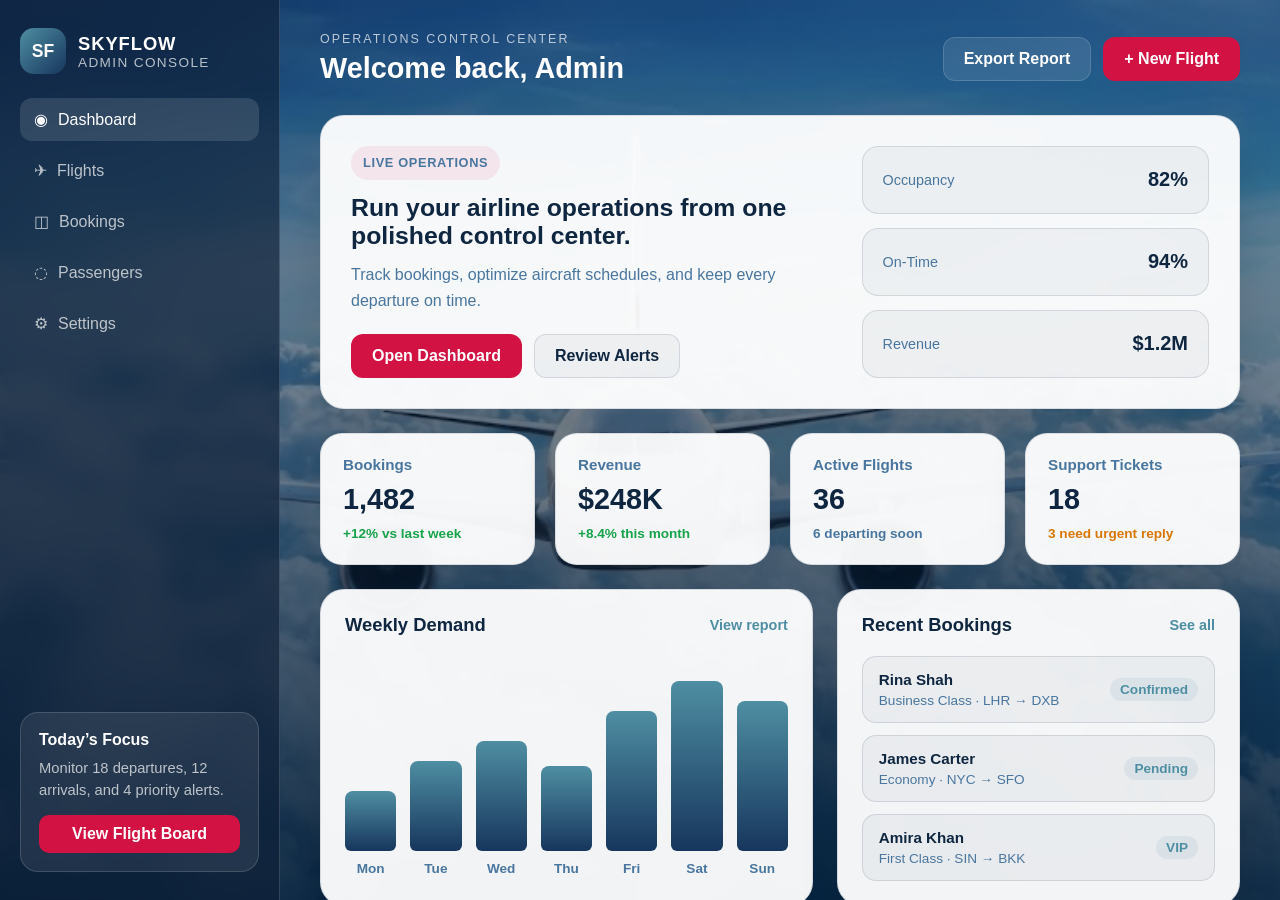
<file: HTML/Admin/index.html>
<!DOCTYPE html>
<html lang="en">

<head>
  <meta charset="UTF-8">
  <meta name="viewport" content="width=device-width, initial-scale=1.0">
  <title>SkyFlow Admin Dashboard</title>
  <link rel="stylesheet" href="../../CSS/Admin/style.css">
</head>

<body>
  <div class="app-shell">
    <aside class="sidebar">
      <div class="brand">
        <div class="brand-mark">SF</div>
        <div>
          <h1>SkyFlow</h1>
          <p>Admin Console</p>
        </div>
      </div>

      <nav class="sidebar-nav">
        <a class="nav-item active" href="index.html">
          <span>◉</span>
          <span>Dashboard</span>
        </a>
        <a class="nav-item" href="flights.html">
          <span>✈</span>
          <span>Flights</span>
        </a>
        <a class="nav-item" href="bookings.html">
          <span>◫</span>
          <span>Bookings</span>
        </a>
        <a class="nav-item" href="passengers.html">
          <span>◌</span>
          <span>Passengers</span>
        </a>
        <a class="nav-item" href="settings.html">
          <span>⚙</span>
          <span>Settings</span>
        </a>
      </nav>

      <div class="sidebar-card">
        <h3>Today’s Focus</h3>
        <p>Monitor 18 departures, 12 arrivals, and 4 priority alerts.</p>
        <button type="button" onclick="location.href='flight-board.html'">View Flight Board</button>
      </div>
    </aside>

    <main class="main-panel">
      <header class="topbar">
        <div>
          <p class="eyebrow">Operations control center</p>
          <h2>Welcome back, Admin</h2>
        </div>
        <div class="topbar-actions">
          <button type="button" class="ghost-btn" onclick="location.href='export-report.html'">Export Report</button>
          <button type="button" class="primary-btn" onclick="location.href='new-flight.html'">+ New Flight</button>
        </div>
      </header>

      <section class="hero-banner">
        <div class="hero-copy">
          <p class="badge">Live operations</p>
          <h3>Run your airline operations from one polished control center.</h3>
          <p>Track bookings, optimize aircraft schedules, and keep every departure on time.</p>
          <div class="hero-actions">
            <button type="button" class="primary-btn" onclick="location.href='index.html'">Open Dashboard</button>
            <button type="button" class="ghost-btn" onclick="location.href='alerts.html'">Review Alerts</button>
          </div>
        </div>

        <div class="hero-metrics">
          <div class="mini-card">
            <span>Occupancy</span>
            <strong>82%</strong>
          </div>
          <div class="mini-card">
            <span>On-Time</span>
            <strong>94%</strong>
          </div>
          <div class="mini-card">
            <span>Revenue</span>
            <strong>$1.2M</strong>
          </div>
        </div>
      </section>

      <section class="stats-grid">
        <article class="stat-card">
          <p>Bookings</p>
          <h3>1,482</h3>
          <span class="positive">+12% vs last week</span>
        </article>
        <article class="stat-card">
          <p>Revenue</p>
          <h3>$248K</h3>
          <span class="positive">+8.4% this month</span>
        </article>
        <article class="stat-card">
          <p>Active Flights</p>
          <h3>36</h3>
          <span class="neutral">6 departing soon</span>
        </article>
        <article class="stat-card">
          <p>Support Tickets</p>
          <h3>18</h3>
          <span class="warning">3 need urgent reply</span>
        </article>
      </section>

      <section class="dashboard-grid">
        <article class="panel chart-panel">
          <div class="panel-header">
            <h3>Weekly Demand</h3>
            <a href="#">View report</a>
          </div>
          <div class="bars" aria-label="Weekly demand chart">
            <div class="bar-group"><span class="bar mon"></span><label>Mon</label></div>
            <div class="bar-group"><span class="bar tue"></span><label>Tue</label></div>
            <div class="bar-group"><span class="bar wed"></span><label>Wed</label></div>
            <div class="bar-group"><span class="bar thu"></span><label>Thu</label></div>
            <div class="bar-group"><span class="bar fri"></span><label>Fri</label></div>
            <div class="bar-group"><span class="bar sat"></span><label>Sat</label></div>
            <div class="bar-group"><span class="bar sun"></span><label>Sun</label></div>
          </div>
        </article>

        <article class="panel activity-panel">
          <div class="panel-header">
            <h3>Recent Bookings</h3>
            <a href="#">See all</a>
          </div>
          <ul class="activity-list">
            <li>
              <div>
                <strong>Rina Shah</strong>
                <p>Business Class · LHR → DXB</p>
              </div>
              <span>Confirmed</span>
            </li>
            <li>
              <div>
                <strong>James Carter</strong>
                <p>Economy · NYC → SFO</p>
              </div>
              <span>Pending</span>
            </li>
            <li>
              <div>
                <strong>Amira Khan</strong>
                <p>First Class · SIN → BKK</p>
              </div>
              <span>VIP</span>
            </li>
          </ul>
        </article>
      </section>

      <section class="panel table-panel">
        <div class="panel-header">
          <h3>Flight Schedule Overview</h3>
          <a href="#">View flights</a>
        </div>
        <table>
          <thead>
            <tr>
              <th>Flight</th>
              <th>Route</th>
              <th>Gate</th>
              <th>Status</th>
              <th>ETA</th>
            </tr>
          </thead>
          <tbody>
            <tr>
              <td>SF 218</td>
              <td>Dubai → London</td>
              <td>B12</td>
              <td><span class="chip on-time">On Time</span></td>
              <td>14:20</td>
            </tr>
            <tr>
              <td>SF 405</td>
              <td>New York → Toronto</td>
              <td>A05</td>
              <td><span class="chip delayed">Delayed</span></td>
              <td>15:05</td>
            </tr>
            <tr>
              <td>SF 774</td>
              <td>Singapore → Mumbai</td>
              <td>C08</td>
              <td><span class="chip boarding">Boarding</span></td>
              <td>16:10</td>
            </tr>
          </tbody>
        </table>
      </section>
    </main>
  </div>
</body>

</html>
</file>
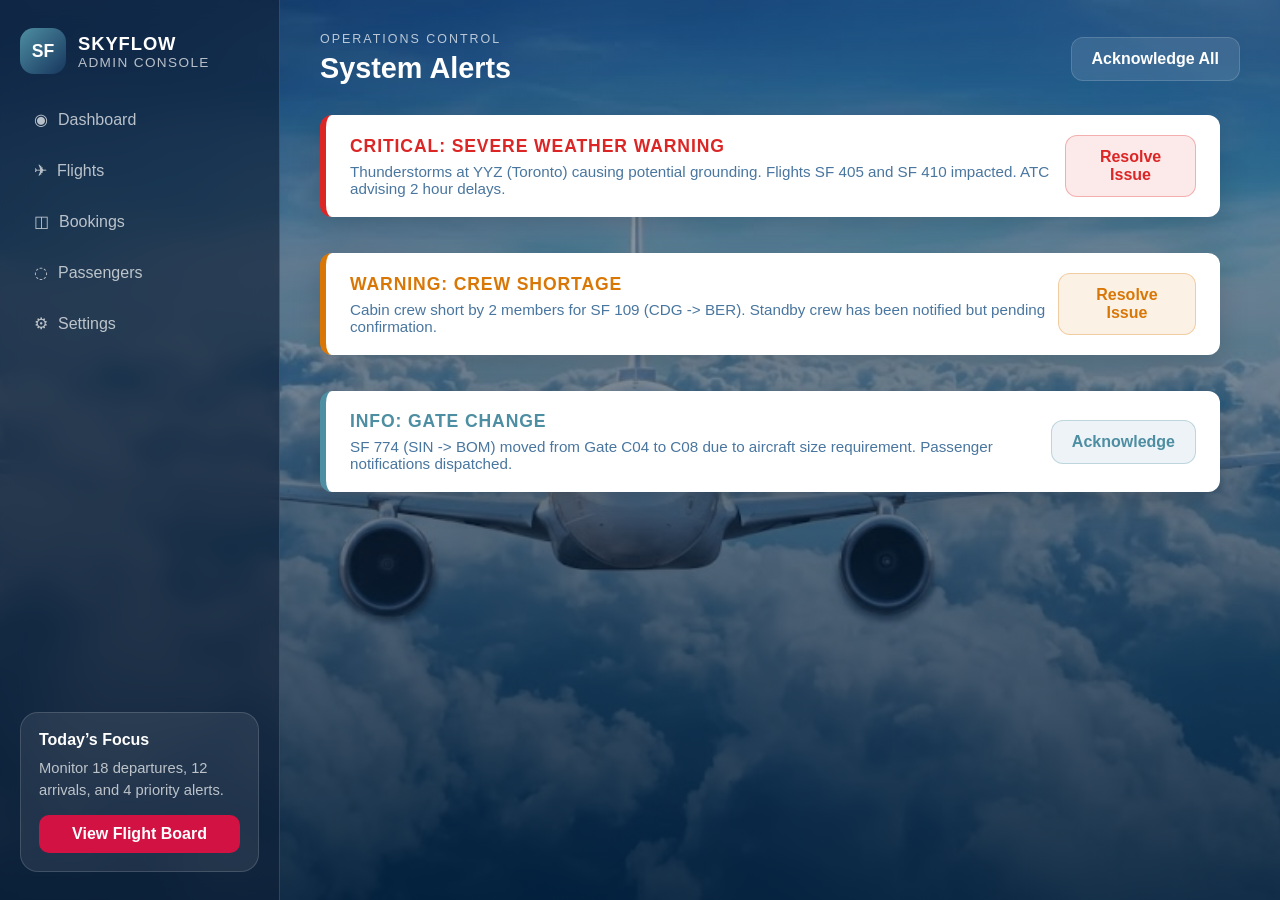
<file: HTML/Admin/alerts.html>
<!DOCTYPE html>
<html lang="en">
<head>
  <meta charset="UTF-8">
  <meta name="viewport" content="width=device-width, initial-scale=1.0">
  <title>Alerts - SkyFlow Admin</title>
  <link rel="stylesheet" href="../../CSS/Admin/style.css">
</head>
<body>
  <div class="app-shell">
    <aside class="sidebar">
      <div class="brand">
        <div class="brand-mark">SF</div>
        <div>
          <h1>SkyFlow</h1>
          <p>Admin Console</p>
        </div>
      </div>

      <nav class="sidebar-nav">
        <a class="nav-item" href="index.html"><span>◉</span><span>Dashboard</span></a>
        <a class="nav-item" href="flights.html"><span>✈</span><span>Flights</span></a>
        <a class="nav-item" href="bookings.html"><span>◫</span><span>Bookings</span></a>
        <a class="nav-item" href="passengers.html"><span>◌</span><span>Passengers</span></a>
        <a class="nav-item" href="settings.html"><span>⚙</span><span>Settings</span></a>
      </nav>

      <div class="sidebar-card">
        <h3>Today’s Focus</h3>
        <p>Monitor 18 departures, 12 arrivals, and 4 priority alerts.</p>
        <button type="button" onclick="location.href='flight-board.html'">View Flight Board</button>
      </div>
    </aside>

    <main class="main-panel">
      <header class="topbar">
        <div>
          <p class="eyebrow">Operations Control</p>
          <h2>System Alerts</h2>
        </div>
        <div class="topbar-actions">
          <button type="button" class="ghost-btn">Acknowledge All</button>
        </div>
      </header>

      <section style="max-width: 900px; display:flex; flex-direction:column; gap:16px;">
        <div class="alert alert-critical">
          <div class="alert-content">
            <strong>CRITICAL: Severe Weather Warning</strong>
            <p>Thunderstorms at YYZ (Toronto) causing potential grounding. Flights SF 405 and SF 410 impacted. ATC advising 2 hour delays.</p>
          </div>
          <button class="ghost-btn" style="background:rgba(220,38,38,0.1); color:var(--danger); border:1px solid rgba(220,38,38,0.3);">Resolve Issue</button>
        </div>

        <div class="alert alert-warning">
          <div class="alert-content">
            <strong>WARNING: Crew Shortage</strong>
            <p>Cabin crew short by 2 members for SF 109 (CDG -> BER). Standby crew has been notified but pending confirmation.</p>
          </div>
          <button class="ghost-btn" style="background:rgba(217, 119, 6, 0.1); color:var(--warning); border:1px solid rgba(217, 119, 6, 0.3);">Resolve Issue</button>
        </div>

        <div class="alert alert-info">
          <div class="alert-content">
            <strong>INFO: Gate Change</strong>
            <p>SF 774 (SIN -> BOM) moved from Gate C04 to C08 due to aircraft size requirement. Passenger notifications dispatched.</p>
          </div>
          <button class="ghost-btn" style="background:rgba(78, 142, 162, 0.1); color:var(--accent-blue); border:1px solid rgba(78, 142, 162, 0.3);">Acknowledge</button>
        </div>
      </section>
    </main>
  </div>
</body>
</html>
</file>
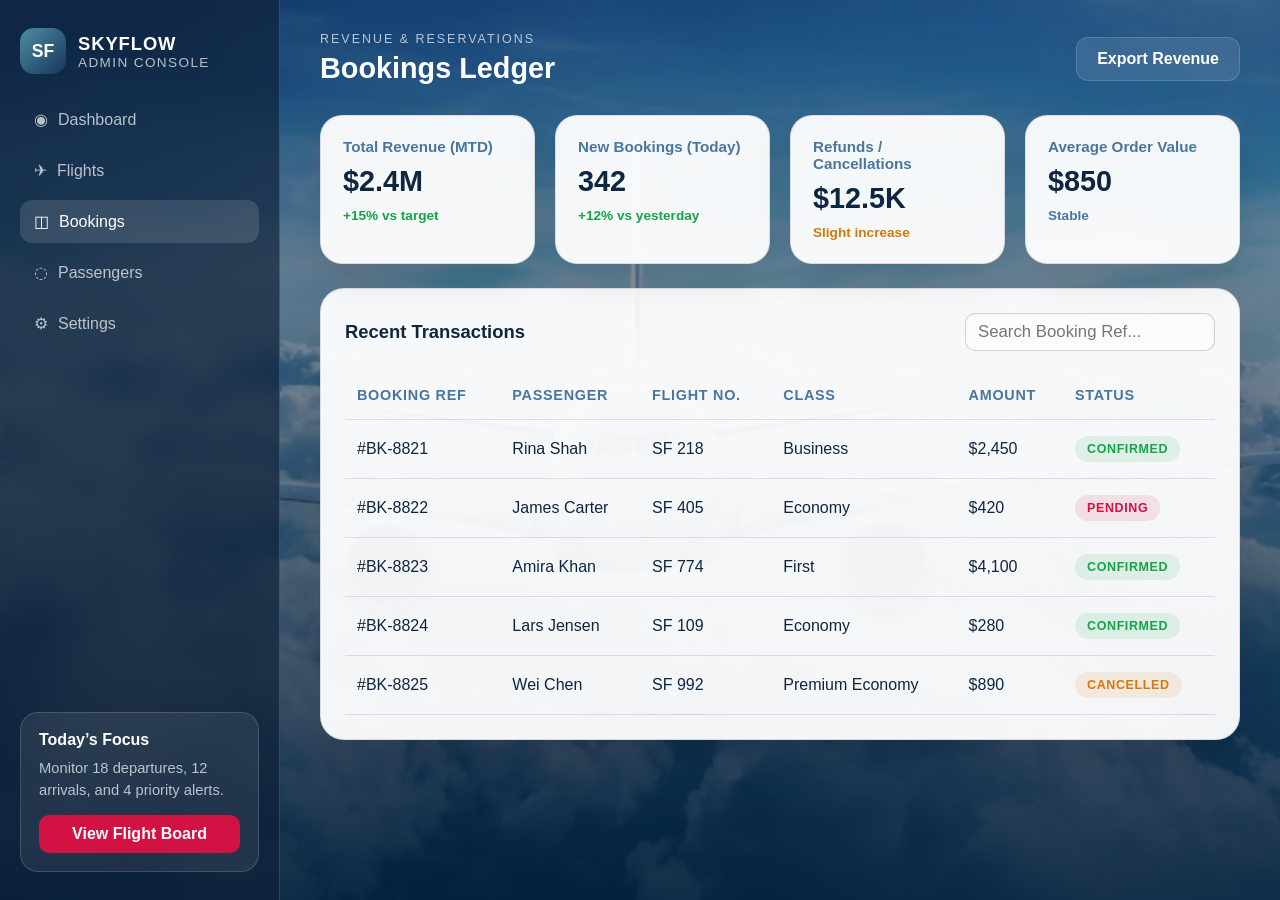
<file: HTML/Admin/bookings.html>
<!DOCTYPE html>
<html lang="en">

<head>
  <meta charset="UTF-8">
  <meta name="viewport" content="width=device-width, initial-scale=1.0">
  <title>Bookings - SkyFlow Admin</title>
  <link rel="stylesheet" href="../../CSS/Admin/style.css">
</head>

<body>
  <div class="app-shell">
    <aside class="sidebar">
      <div class="brand">
        <div class="brand-mark">SF</div>
        <div>
          <h1>SkyFlow</h1>
          <p>Admin Console</p>
        </div>
      </div>

      <nav class="sidebar-nav">
        <a class="nav-item" href="index.html"><span>◉</span><span>Dashboard</span></a>
        <a class="nav-item" href="flights.html"><span>✈</span><span>Flights</span></a>
        <a class="nav-item active" href="bookings.html"><span>◫</span><span>Bookings</span></a>
        <a class="nav-item" href="passengers.html"><span>◌</span><span>Passengers</span></a>
        <a class="nav-item" href="settings.html"><span>⚙</span><span>Settings</span></a>
      </nav>

      <div class="sidebar-card">
        <h3>Today’s Focus</h3>
        <p>Monitor 18 departures, 12 arrivals, and 4 priority alerts.</p>
        <button type="button" onclick="location.href='flight-board.html'">View Flight Board</button>
      </div>
    </aside>

    <main class="main-panel">
      <header class="topbar">
        <div>
          <p class="eyebrow">Revenue & Reservations</p>
          <h2>Bookings Ledger</h2>
        </div>
        <div class="topbar-actions">
          <button type="button" class="ghost-btn" onclick="location.href='export-report.html'">Export Revenue</button>
        </div>
      </header>

      <section class="stats-grid">
        <article class="stat-card">
          <p>Total Revenue (MTD)</p>
          <h3>$2.4M</h3>
          <span class="positive">+15% vs target</span>
        </article>
        <article class="stat-card">
          <p>New Bookings (Today)</p>
          <h3>342</h3>
          <span class="positive">+12% vs yesterday</span>
        </article>
        <article class="stat-card">
          <p>Refunds / Cancellations</p>
          <h3>$12.5K</h3>
          <span class="warning">Slight increase</span>
        </article>
        <article class="stat-card">
          <p>Average Order Value</p>
          <h3>$850</h3>
          <span class="neutral">Stable</span>
        </article>
      </section>

      <section class="panel table-panel">
        <div class="panel-header">
          <h3>Recent Transactions</h3>
          <div>
            <input type="text" class="form-control"
              style="width:250px; padding:8px 12px; background: rgba(255,255,255,0.5);"
              placeholder="Search Booking Ref...">
          </div>
        </div>
        <table>
          <thead>
            <tr>
              <th>Booking Ref</th>
              <th>Passenger</th>
              <th>Flight No.</th>
              <th>Class</th>
              <th>Amount</th>
              <th>Status</th>
            </tr>
          </thead>
          <tbody>
            <tr>
              <td>#BK-8821</td>
              <td>Rina Shah</td>
              <td>SF 218</td>
              <td>Business</td>
              <td>$2,450</td>
              <td><span class="chip on-time">Confirmed</span></td>
            </tr>
            <tr>
              <td>#BK-8822</td>
              <td>James Carter</td>
              <td>SF 405</td>
              <td>Economy</td>
              <td>$420</td>
              <td><span class="chip boarding">Pending</span></td>
            </tr>
            <tr>
              <td>#BK-8823</td>
              <td>Amira Khan</td>
              <td>SF 774</td>
              <td>First</td>
              <td>$4,100</td>
              <td><span class="chip on-time">Confirmed</span></td>
            </tr>
            <tr>
              <td>#BK-8824</td>
              <td>Lars Jensen</td>
              <td>SF 109</td>
              <td>Economy</td>
              <td>$280</td>
              <td><span class="chip on-time">Confirmed</span></td>
            </tr>
            <tr>
              <td>#BK-8825</td>
              <td>Wei Chen</td>
              <td>SF 992</td>
              <td>Premium Economy</td>
              <td>$890</td>
              <td><span class="chip delayed">Cancelled</span></td>
            </tr>
          </tbody>
        </table>
      </section>
    </main>
  </div>
</body>

</html>
</file>
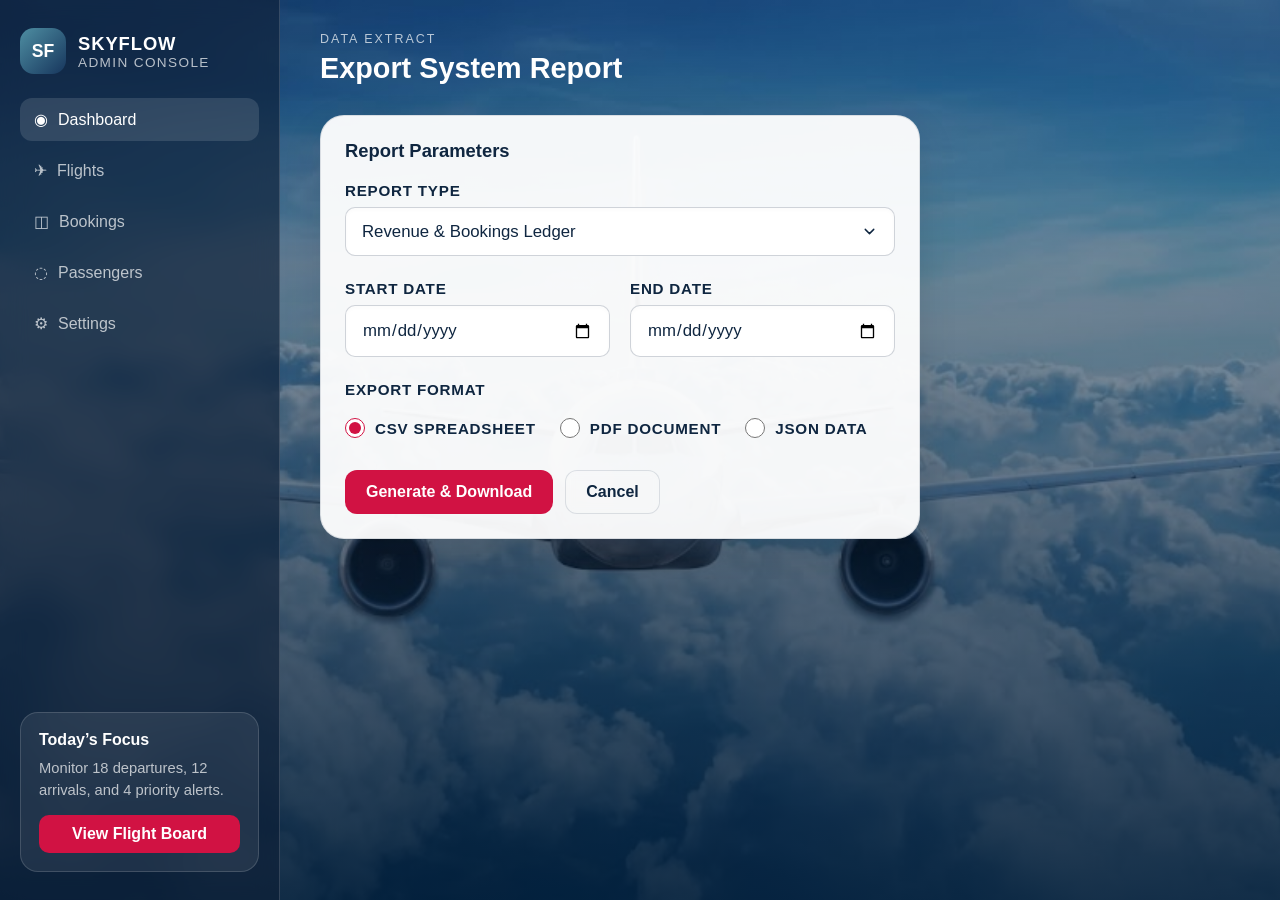
<file: HTML/Admin/export-report.html>
<!DOCTYPE html>
<html lang="en">
<head>
  <meta charset="UTF-8">
  <meta name="viewport" content="width=device-width, initial-scale=1.0">
  <title>Export Report - SkyFlow Admin</title>
  <link rel="stylesheet" href="../../CSS/Admin/style.css">
</head>
<body>
  <div class="app-shell">
    <aside class="sidebar">
      <div class="brand">
        <div class="brand-mark">SF</div>
        <div>
          <h1>SkyFlow</h1>
          <p>Admin Console</p>
        </div>
      </div>
      <nav class="sidebar-nav">
        <a class="nav-item active" href="index.html"><span>◉</span><span>Dashboard</span></a>
        <a class="nav-item" href="flights.html"><span>✈</span><span>Flights</span></a>
        <a class="nav-item" href="bookings.html"><span>◫</span><span>Bookings</span></a>
        <a class="nav-item" href="passengers.html"><span>◌</span><span>Passengers</span></a>
        <a class="nav-item" href="settings.html"><span>⚙</span><span>Settings</span></a>
      </nav>
      <div class="sidebar-card">
        <h3>Today’s Focus</h3>
        <p>Monitor 18 departures, 12 arrivals, and 4 priority alerts.</p>
        <button type="button" onclick="location.href='flight-board.html'">View Flight Board</button>
      </div>
    </aside>

    <main class="main-panel">
      <header class="topbar">
        <div>
          <p class="eyebrow">Data Extract</p>
          <h2>Export System Report</h2>
        </div>
      </header>

      <section class="panel" style="max-width: 600px;">
        <div class="panel-header">
          <h3>Report Parameters</h3>
        </div>
        <form>
          <div class="form-group">
            <label>Report Type</label>
            <select class="form-control">
              <option>Revenue & Bookings Ledger</option>
              <option>Flight Performance & On-Time</option>
              <option>Passenger Manifests</option>
              <option>Operations & Alert Logs</option>
            </select>
          </div>
          <div class="form-row">
            <div class="form-group">
              <label>Start Date</label>
              <input type="date" class="form-control">
            </div>
            <div class="form-group">
              <label>End Date</label>
              <input type="date" class="form-control">
            </div>
          </div>
          <div class="form-group">
            <label>Export Format</label>
            <div style="display:flex; gap: 24px; align-items:center; margin-top:12px;">
              <label class="custom-radio"><input type="radio" name="format" checked> CSV Spreadsheet</label>
              <label class="custom-radio"><input type="radio" name="format"> PDF Document</label>
              <label class="custom-radio"><input type="radio" name="format"> JSON Data</label>
            </div>
          </div>
          
          <div style="margin-top: 32px; display:flex; gap:12px;">
            <button type="button" class="primary-btn" onclick="alert('Report generating...'); location.href='index.html'">Generate & Download</button>
            <button type="button" class="ghost-btn" style="color:var(--text-main); border:1px solid var(--border);" onclick="location.href='index.html'">Cancel</button>
          </div>
        </form>
      </section>
    </main>
  </div>
</body>
</html>
</file>
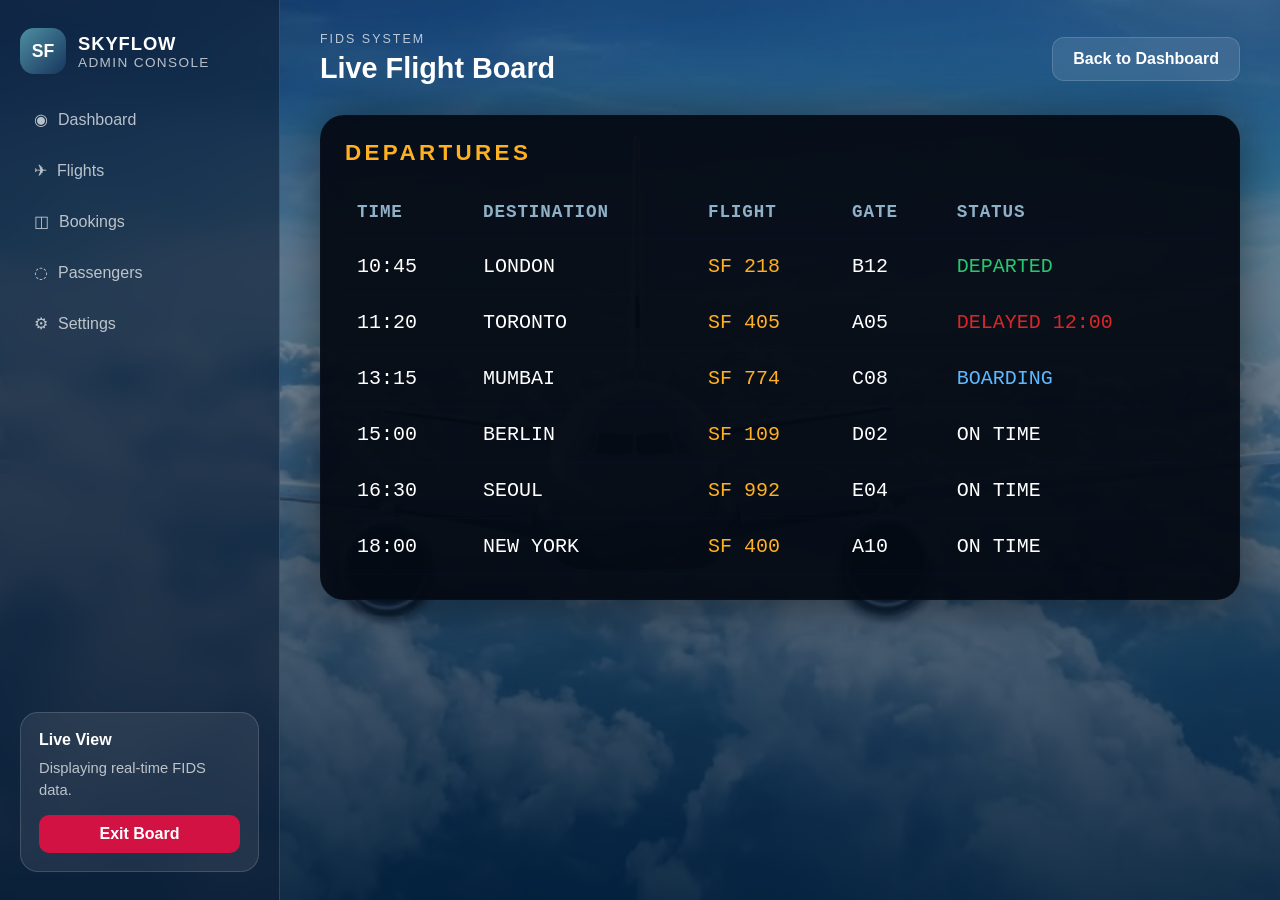
<file: HTML/Admin/flight-board.html>
<!DOCTYPE html>
<html lang="en">
<head>
  <meta charset="UTF-8">
  <meta name="viewport" content="width=device-width, initial-scale=1.0">
  <title>Flight Board - SkyFlow Admin</title>
  <link rel="stylesheet" href="../../CSS/Admin/style.css">
</head>
<body>
  <div class="app-shell">
    <aside class="sidebar">
      <div class="brand">
        <div class="brand-mark">SF</div>
        <div>
          <h1>SkyFlow</h1>
          <p>Admin Console</p>
        </div>
      </div>

      <nav class="sidebar-nav">
        <a class="nav-item" href="index.html"><span>◉</span><span>Dashboard</span></a>
        <a class="nav-item" href="flights.html"><span>✈</span><span>Flights</span></a>
        <a class="nav-item" href="bookings.html"><span>◫</span><span>Bookings</span></a>
        <a class="nav-item" href="passengers.html"><span>◌</span><span>Passengers</span></a>
        <a class="nav-item" href="settings.html"><span>⚙</span><span>Settings</span></a>
      </nav>

      <div class="sidebar-card">
        <h3>Live View</h3>
        <p>Displaying real-time FIDS data.</p>
        <button type="button" onclick="location.href='index.html'">Exit Board</button>
      </div>
    </aside>

    <main class="main-panel">
      <header class="topbar">
        <div>
          <p class="eyebrow">FIDS System</p>
          <h2>Live Flight Board</h2>
        </div>
        <div class="topbar-actions">
          <button type="button" class="ghost-btn" onclick="location.href='index.html'">Back to Dashboard</button>
        </div>
      </header>

      <section class="panel table-panel" style="background: rgba(5, 10, 20, 0.95); color: #fff; box-shadow: 0 0 50px rgba(0,0,0,0.5);">
        <div class="panel-header">
          <h3 style="color: #ffb020; letter-spacing: 0.15em; font-size: 1.4rem;">DEPARTURES</h3>
        </div>
        <table style="font-size: 1.25rem; font-family: 'Courier New', Courier, monospace; font-weight: bold;">
          <thead style="border-bottom: 2px solid rgba(255,255,255,0.2);">
            <tr>
              <th style="color: #8fb1c8; font-size:1.1rem;">TIME</th>
              <th style="color: #8fb1c8; font-size:1.1rem;">DESTINATION</th>
              <th style="color: #8fb1c8; font-size:1.1rem;">FLIGHT</th>
              <th style="color: #8fb1c8; font-size:1.1rem;">GATE</th>
              <th style="color: #8fb1c8; font-size:1.1rem;">STATUS</th>
            </tr>
          </thead>
          <tbody>
            <tr><td style="color:#fff;">10:45</td><td style="color:#fff;">LONDON</td><td style="color:#ffb020;">SF 218</td><td style="color:#fff;">B12</td><td><span style="color: #28c76f;">DEPARTED</span></td></tr>
            <tr><td style="color:#fff;">11:20</td><td style="color:#fff;">TORONTO</td><td style="color:#ffb020;">SF 405</td><td style="color:#fff;">A05</td><td><span style="color: #dc2626;">DELAYED 12:00</span></td></tr>
            <tr><td style="color:#fff;">13:15</td><td style="color:#fff;">MUMBAI</td><td style="color:#ffb020;">SF 774</td><td style="color:#fff;">C08</td><td><span style="color: #5eb8ff;">BOARDING</span></td></tr>
            <tr><td style="color:#fff;">15:00</td><td style="color:#fff;">BERLIN</td><td style="color:#ffb020;">SF 109</td><td style="color:#fff;">D02</td><td><span style="color: #fff;">ON TIME</span></td></tr>
            <tr><td style="color:#fff;">16:30</td><td style="color:#fff;">SEOUL</td><td style="color:#ffb020;">SF 992</td><td style="color:#fff;">E04</td><td><span style="color: #fff;">ON TIME</span></td></tr>
            <tr><td style="color:#fff;">18:00</td><td style="color:#fff;">NEW YORK</td><td style="color:#ffb020;">SF 400</td><td style="color:#fff;">A10</td><td><span style="color: #fff;">ON TIME</span></td></tr>
          </tbody>
        </table>
      </section>
    </main>
  </div>
</body>
</html>
</file>
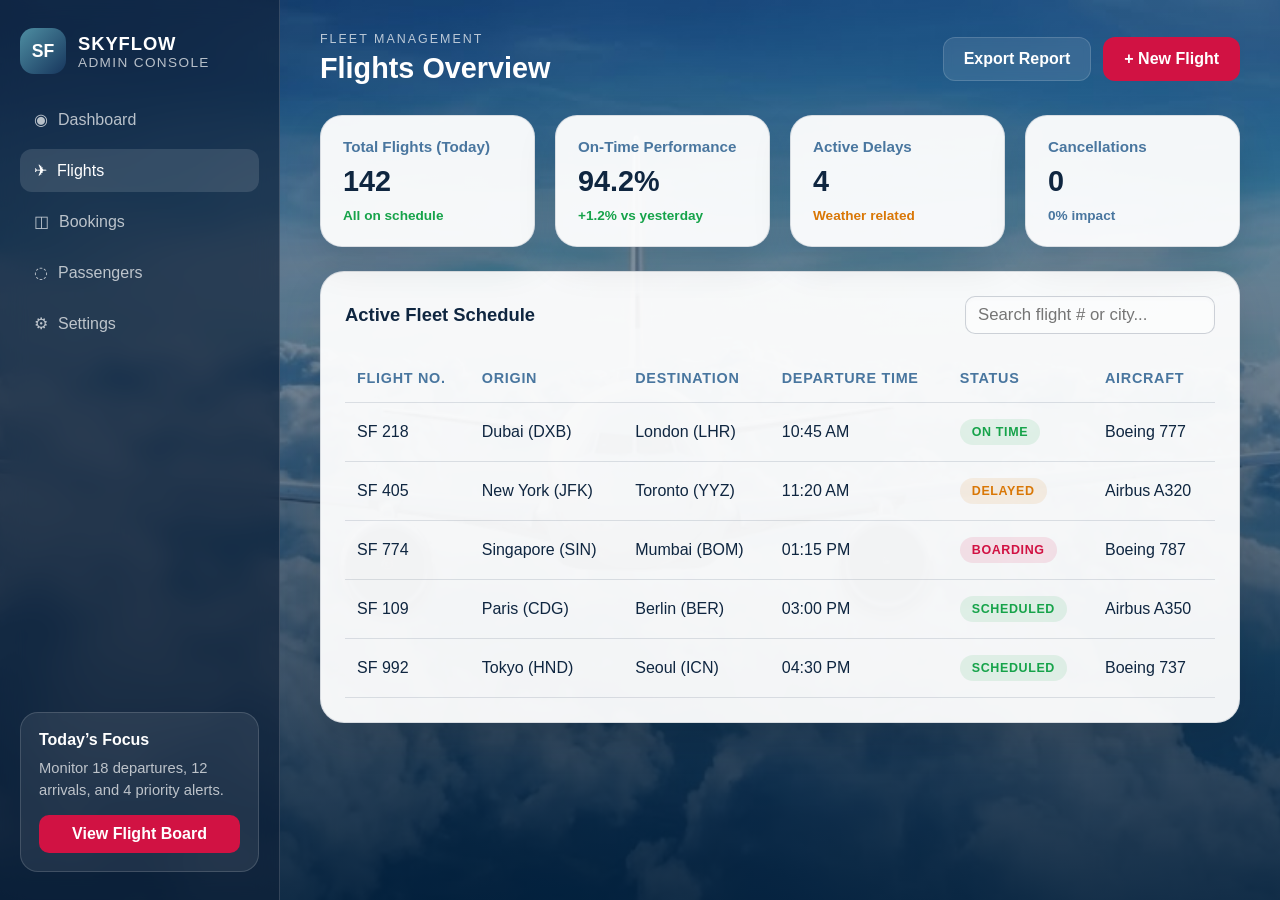
<file: HTML/Admin/flights.html>
<!DOCTYPE html>
<html lang="en">

<head>
  <meta charset="UTF-8">
  <meta name="viewport" content="width=device-width, initial-scale=1.0">
  <title>Flights - SkyFlow Admin</title>
  <link rel="stylesheet" href="../../CSS/Admin/style.css">
</head>

<body>
  <div class="app-shell">
    <aside class="sidebar">
      <div class="brand">
        <div class="brand-mark">SF</div>
        <div>
          <h1>SkyFlow</h1>
          <p>Admin Console</p>
        </div>
      </div>

      <nav class="sidebar-nav">
        <a class="nav-item" href="index.html"><span>◉</span><span>Dashboard</span></a>
        <a class="nav-item active" href="flights.html"><span>✈</span><span>Flights</span></a>
        <a class="nav-item" href="bookings.html"><span>◫</span><span>Bookings</span></a>
        <a class="nav-item" href="passengers.html"><span>◌</span><span>Passengers</span></a>
        <a class="nav-item" href="settings.html"><span>⚙</span><span>Settings</span></a>
      </nav>

      <div class="sidebar-card">
        <h3>Today’s Focus</h3>
        <p>Monitor 18 departures, 12 arrivals, and 4 priority alerts.</p>
        <button type="button" onclick="location.href='flight-board.html'">View Flight Board</button>
      </div>
    </aside>

    <main class="main-panel">
      <header class="topbar">
        <div>
          <p class="eyebrow">Fleet Management</p>
          <h2>Flights Overview</h2>
        </div>
        <div class="topbar-actions">
          <button type="button" class="ghost-btn" onclick="location.href='export-report.html'">Export Report</button>
          <button type="button" class="primary-btn" onclick="location.href='new-flight.html'">+ New Flight</button>
        </div>
      </header>

      <section class="stats-grid">
        <article class="stat-card">
          <p>Total Flights (Today)</p>
          <h3>142</h3>
          <span class="positive">All on schedule</span>
        </article>
        <article class="stat-card">
          <p>On-Time Performance</p>
          <h3>94.2%</h3>
          <span class="positive">+1.2% vs yesterday</span>
        </article>
        <article class="stat-card">
          <p>Active Delays</p>
          <h3>4</h3>
          <span class="warning">Weather related</span>
        </article>
        <article class="stat-card">
          <p>Cancellations</p>
          <h3>0</h3>
          <span class="neutral">0% impact</span>
        </article>
      </section>

      <section class="panel table-panel">
        <div class="panel-header">
          <h3>Active Fleet Schedule</h3>
          <div>
            <input type="text" class="form-control"
              style="width:250px; padding:8px 12px; background: rgba(255,255,255,0.5);"
              placeholder="Search flight # or city...">
          </div>
        </div>
        <table>
          <thead>
            <tr>
              <th>Flight No.</th>
              <th>Origin</th>
              <th>Destination</th>
              <th>Departure Time</th>
              <th>Status</th>
              <th>Aircraft</th>
            </tr>
          </thead>
          <tbody>
            <tr>
              <td>SF 218</td>
              <td>Dubai (DXB)</td>
              <td>London (LHR)</td>
              <td>10:45 AM</td>
              <td><span class="chip on-time">On Time</span></td>
              <td>Boeing 777</td>
            </tr>
            <tr>
              <td>SF 405</td>
              <td>New York (JFK)</td>
              <td>Toronto (YYZ)</td>
              <td>11:20 AM</td>
              <td><span class="chip delayed">Delayed</span></td>
              <td>Airbus A320</td>
            </tr>
            <tr>
              <td>SF 774</td>
              <td>Singapore (SIN)</td>
              <td>Mumbai (BOM)</td>
              <td>01:15 PM</td>
              <td><span class="chip boarding">Boarding</span></td>
              <td>Boeing 787</td>
            </tr>
            <tr>
              <td>SF 109</td>
              <td>Paris (CDG)</td>
              <td>Berlin (BER)</td>
              <td>03:00 PM</td>
              <td><span class="chip on-time">Scheduled</span></td>
              <td>Airbus A350</td>
            </tr>
            <tr>
              <td>SF 992</td>
              <td>Tokyo (HND)</td>
              <td>Seoul (ICN)</td>
              <td>04:30 PM</td>
              <td><span class="chip on-time">Scheduled</span></td>
              <td>Boeing 737</td>
            </tr>
          </tbody>
        </table>
      </section>
    </main>
  </div>
</body>

</html>
</file>
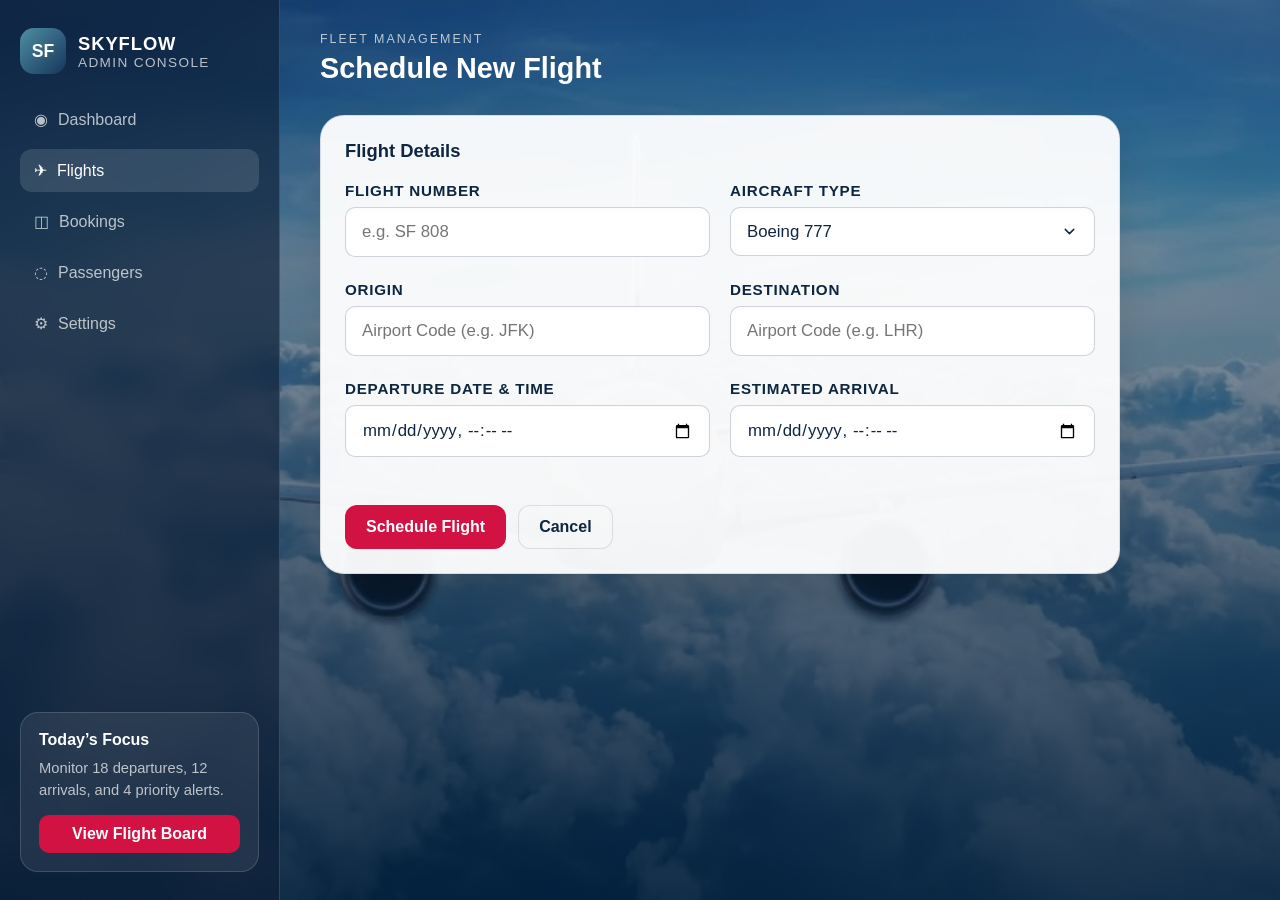
<file: HTML/Admin/new-flight.html>
<!DOCTYPE html>
<html lang="en">
<head>
  <meta charset="UTF-8">
  <meta name="viewport" content="width=device-width, initial-scale=1.0">
  <title>New Flight - SkyFlow Admin</title>
  <link rel="stylesheet" href="../../CSS/Admin/style.css">
</head>
<body>
  <div class="app-shell">
    <aside class="sidebar">
      <div class="brand">
        <div class="brand-mark">SF</div>
        <div>
          <h1>SkyFlow</h1>
          <p>Admin Console</p>
        </div>
      </div>
      <nav class="sidebar-nav">
        <a class="nav-item" href="index.html"><span>◉</span><span>Dashboard</span></a>
        <a class="nav-item active" href="flights.html"><span>✈</span><span>Flights</span></a>
        <a class="nav-item" href="bookings.html"><span>◫</span><span>Bookings</span></a>
        <a class="nav-item" href="passengers.html"><span>◌</span><span>Passengers</span></a>
        <a class="nav-item" href="settings.html"><span>⚙</span><span>Settings</span></a>
      </nav>
      <div class="sidebar-card">
        <h3>Today’s Focus</h3>
        <p>Monitor 18 departures, 12 arrivals, and 4 priority alerts.</p>
        <button type="button" onclick="location.href='flight-board.html'">View Flight Board</button>
      </div>
    </aside>

    <main class="main-panel">
      <header class="topbar">
        <div>
          <p class="eyebrow">Fleet Management</p>
          <h2>Schedule New Flight</h2>
        </div>
      </header>

      <section class="panel" style="max-width: 800px;">
        <div class="panel-header">
          <h3>Flight Details</h3>
        </div>
        <form>
          <div class="form-row">
            <div class="form-group">
              <label>Flight Number</label>
              <input type="text" class="form-control" placeholder="e.g. SF 808">
            </div>
            <div class="form-group">
              <label>Aircraft Type</label>
              <select class="form-control">
                <option>Boeing 777</option>
                <option>Airbus A350</option>
                <option>Boeing 787 Dreamliner</option>
                <option>Airbus A320</option>
              </select>
            </div>
          </div>
          <div class="form-row">
            <div class="form-group">
              <label>Origin</label>
              <input type="text" class="form-control" placeholder="Airport Code (e.g. JFK)">
            </div>
            <div class="form-group">
              <label>Destination</label>
              <input type="text" class="form-control" placeholder="Airport Code (e.g. LHR)">
            </div>
          </div>
          <div class="form-row">
            <div class="form-group">
              <label>Departure Date & Time</label>
              <input type="datetime-local" class="form-control">
            </div>
            <div class="form-group">
              <label>Estimated Arrival</label>
              <input type="datetime-local" class="form-control">
            </div>
          </div>
          
          <div style="margin-top: 24px; display:flex; gap:12px;">
            <button type="button" class="primary-btn" onclick="location.href='flights.html'">Schedule Flight</button>
            <button type="button" class="ghost-btn" style="color:var(--text-main); border:1px solid var(--border);" onclick="location.href='flights.html'">Cancel</button>
          </div>
        </form>
      </section>
    </main>
  </div>
</body>
</html>
</file>
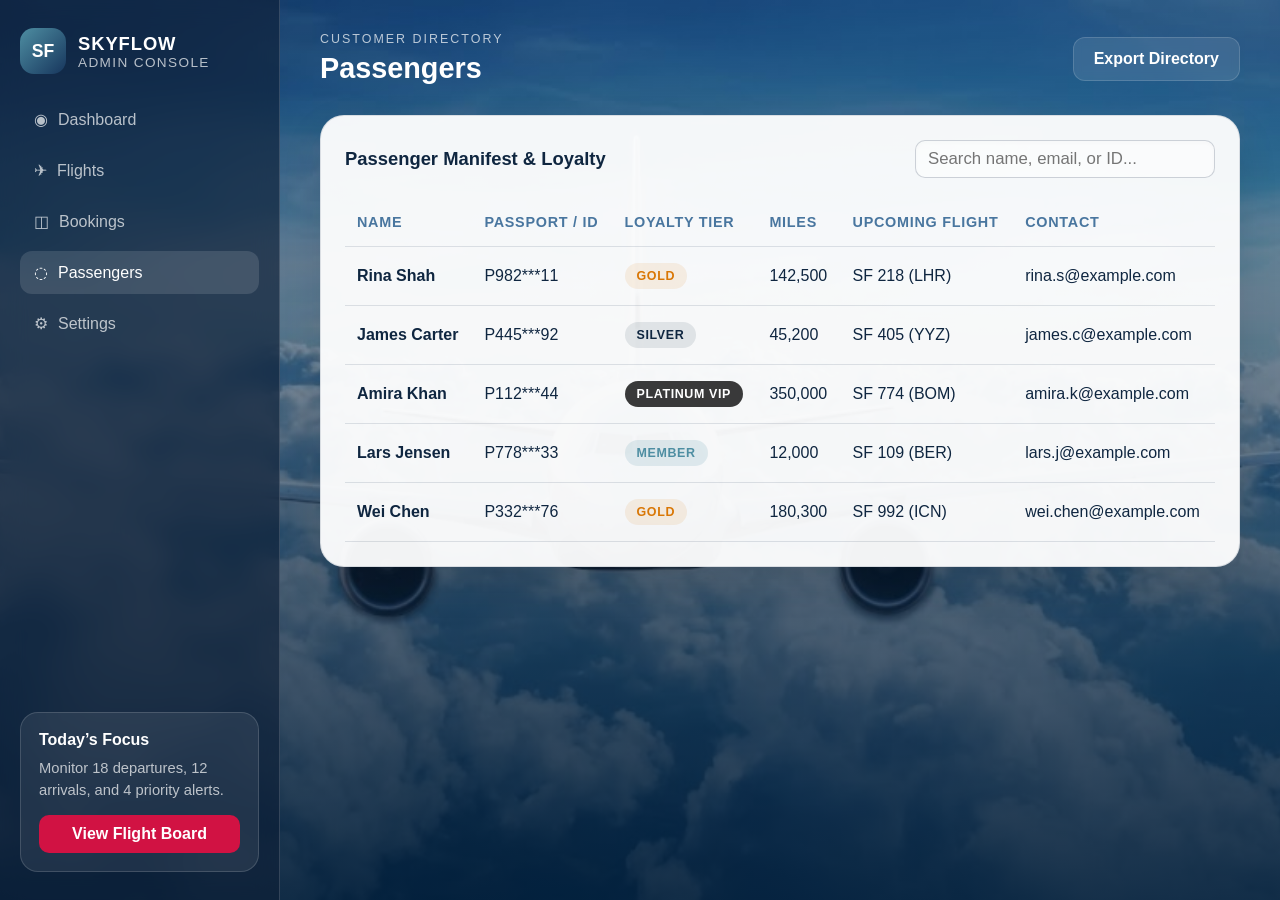
<file: HTML/Admin/passengers.html>
<!DOCTYPE html>
<html lang="en">
<head>
  <meta charset="UTF-8">
  <meta name="viewport" content="width=device-width, initial-scale=1.0">
  <title>Passengers - SkyFlow Admin</title>
  <link rel="stylesheet" href="../../CSS/Admin/style.css">
</head>
<body>
  <div class="app-shell">
    <aside class="sidebar">
      <div class="brand">
        <div class="brand-mark">SF</div>
        <div>
          <h1>SkyFlow</h1>
          <p>Admin Console</p>
        </div>
      </div>

      <nav class="sidebar-nav">
        <a class="nav-item" href="index.html"><span>◉</span><span>Dashboard</span></a>
        <a class="nav-item" href="flights.html"><span>✈</span><span>Flights</span></a>
        <a class="nav-item" href="bookings.html"><span>◫</span><span>Bookings</span></a>
        <a class="nav-item active" href="passengers.html"><span>◌</span><span>Passengers</span></a>
        <a class="nav-item" href="settings.html"><span>⚙</span><span>Settings</span></a>
      </nav>

      <div class="sidebar-card">
        <h3>Today’s Focus</h3>
        <p>Monitor 18 departures, 12 arrivals, and 4 priority alerts.</p>
        <button type="button" onclick="location.href='flight-board.html'">View Flight Board</button>
      </div>
    </aside>

    <main class="main-panel">
      <header class="topbar">
        <div>
          <p class="eyebrow">Customer Directory</p>
          <h2>Passengers</h2>
        </div>
        <div class="topbar-actions">
          <button type="button" class="ghost-btn" onclick="location.href='export-report.html'">Export Directory</button>
        </div>
      </header>

      <section class="panel table-panel">
        <div class="panel-header">
          <h3>Passenger Manifest & Loyalty</h3>
          <input type="text" class="form-control" style="width:300px; padding:8px 12px; background: rgba(255,255,255,0.5);" placeholder="Search name, email, or ID...">
        </div>
        <table>
          <thead>
            <tr>
              <th>Name</th>
              <th>Passport / ID</th>
              <th>Loyalty Tier</th>
              <th>Miles</th>
              <th>Upcoming Flight</th>
              <th>Contact</th>
            </tr>
          </thead>
          <tbody>
            <tr>
              <td><strong>Rina Shah</strong></td>
              <td>P982***11</td>
              <td><span class="chip delayed">Gold</span></td>
              <td>142,500</td>
              <td>SF 218 (LHR)</td>
              <td>rina.s@example.com</td>
            </tr>
            <tr>
              <td><strong>James Carter</strong></td>
              <td>P445***92</td>
              <td><span class="chip neutral" style="background: rgba(15,38,64,0.1); color: #0f2640;">Silver</span></td>
              <td>45,200</td>
              <td>SF 405 (YYZ)</td>
              <td>james.c@example.com</td>
            </tr>
            <tr>
              <td><strong>Amira Khan</strong></td>
              <td>P112***44</td>
              <td><span class="chip boarding" style="background: rgba(10,10,10,0.8); color: #fff;">Platinum VIP</span></td>
              <td>350,000</td>
              <td>SF 774 (BOM)</td>
              <td>amira.k@example.com</td>
            </tr>
            <tr>
              <td><strong>Lars Jensen</strong></td>
              <td>P778***33</td>
              <td><span class="chip on-time" style="background: rgba(78, 142, 162, 0.15); color: #4e8ea2;">Member</span></td>
              <td>12,000</td>
              <td>SF 109 (BER)</td>
              <td>lars.j@example.com</td>
            </tr>
            <tr>
              <td><strong>Wei Chen</strong></td>
              <td>P332***76</td>
              <td><span class="chip delayed">Gold</span></td>
              <td>180,300</td>
              <td>SF 992 (ICN)</td>
              <td>wei.chen@example.com</td>
            </tr>
          </tbody>
        </table>
      </section>
    </main>
  </div>
</body>
</html>
</file>
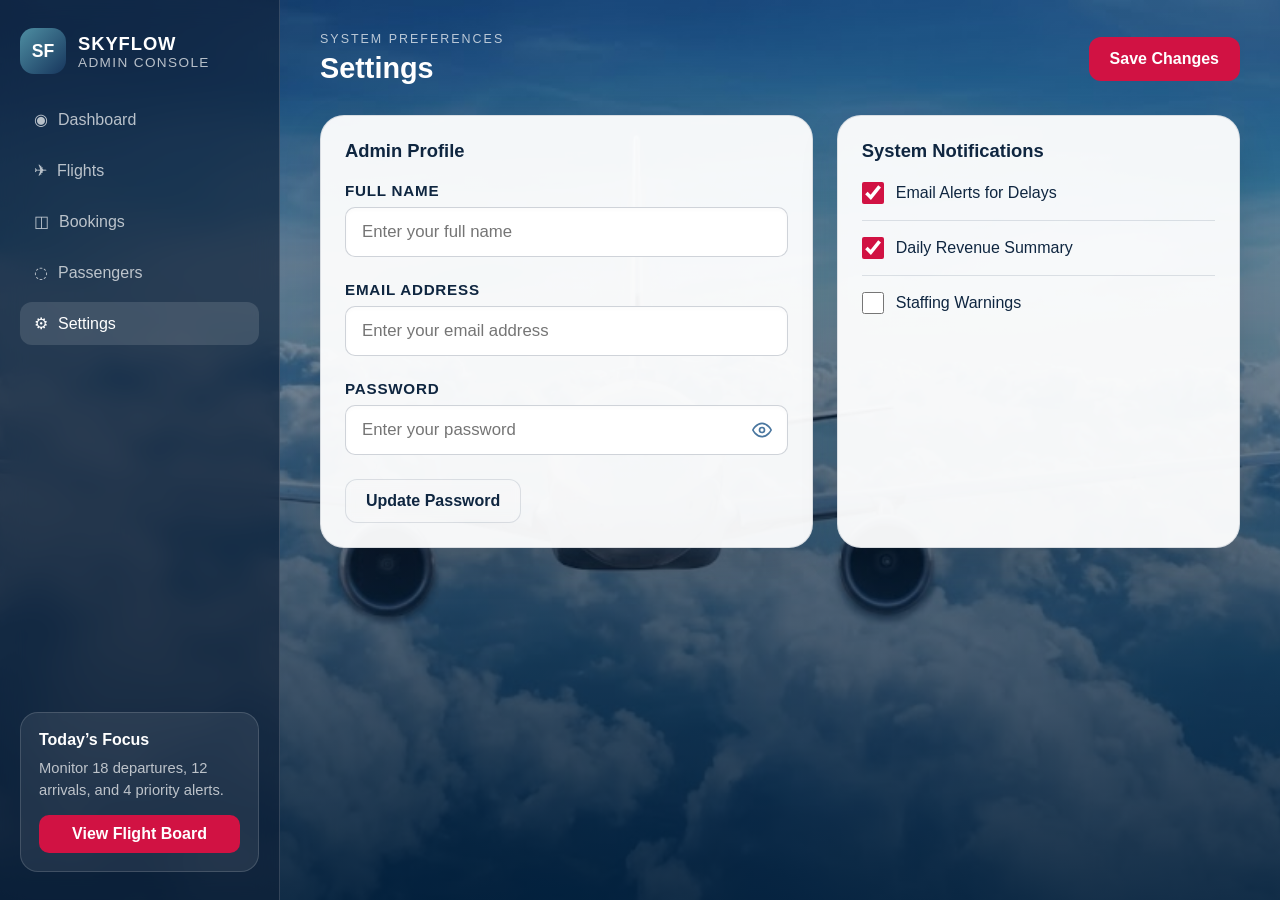
<file: HTML/Admin/settings.html>
<!DOCTYPE html>
<html lang="en">
<head>
  <meta charset="UTF-8">
  <meta name="viewport" content="width=device-width, initial-scale=1.0">
  <title>Settings - SkyFlow Admin</title>
  <link rel="stylesheet" href="../../CSS/Admin/style.css">
</head>
<body>
  <div class="app-shell">
    <aside class="sidebar">
      <div class="brand">
        <div class="brand-mark">SF</div>
        <div>
          <h1>SkyFlow</h1>
          <p>Admin Console</p>
        </div>
      </div>

      <nav class="sidebar-nav">
        <a class="nav-item" href="index.html"><span>◉</span><span>Dashboard</span></a>
        <a class="nav-item" href="flights.html"><span>✈</span><span>Flights</span></a>
        <a class="nav-item" href="bookings.html"><span>◫</span><span>Bookings</span></a>
        <a class="nav-item" href="passengers.html"><span>◌</span><span>Passengers</span></a>
        <a class="nav-item active" href="settings.html"><span>⚙</span><span>Settings</span></a>
      </nav>

      <div class="sidebar-card">
        <h3>Today’s Focus</h3>
        <p>Monitor 18 departures, 12 arrivals, and 4 priority alerts.</p>
        <button type="button" onclick="location.href='flight-board.html'">View Flight Board</button>
      </div>
    </aside>

    <main class="main-panel">
      <header class="topbar">
        <div>
          <p class="eyebrow">System Preferences</p>
          <h2>Settings</h2>
        </div>
        <div class="topbar-actions">
          <button type="button" class="primary-btn">Save Changes</button>
        </div>
      </header>

      <div class="dashboard-grid">
        <section class="panel">
          <div class="panel-header">
            <h3>Admin Profile</h3>
          </div>
          <div class="form-group">
            <label>Full Name</label>
            <input type="text" id="adminName" class="form-control" placeholder="Enter your full name" required>
          </div>
          <div class="form-group">
            <label>Email Address</label>
            <input type="email" id="adminEmail" class="form-control" placeholder="Enter your email address" required>
          </div>
          <div class="form-group">
            <label>Password</label>
            <div style="position: relative;">
              <input type="password" id="adminPassword" class="form-control" placeholder="Enter your password" style="padding-right: 44px;" required>
              <button type="button" onclick="togglePassword()" style="position: absolute; right: 12px; top: 50%; transform: translateY(-50%); background: none; border: none; cursor: pointer; color: var(--text-muted); display: flex; align-items: center; justify-content: center; padding: 4px;">
                <svg id="eyeIcon" xmlns="http://www.w3.org/2000/svg" width="20" height="20" viewBox="0 0 24 24" fill="none" stroke="currentColor" stroke-width="2" stroke-linecap="round" stroke-linejoin="round"><path d="M1 12s4-8 11-8 11 8 11 8-4 8-11 8-11-8-11-8z"></path><circle cx="12" cy="12" r="3"></circle></svg>
                <svg id="eyeIconOff" xmlns="http://www.w3.org/2000/svg" width="20" height="20" viewBox="0 0 24 24" fill="none" stroke="currentColor" stroke-width="2" stroke-linecap="round" stroke-linejoin="round" style="display:none;"><path d="M17.94 17.94A10.07 10.07 0 0 1 12 20c-7 0-11-8-11-8a18.45 18.45 0 0 1 5.06-5.94M9.9 4.24A9.12 9.12 0 0 1 12 4c7 0 11 8 11 8a18.5 18.5 0 0 1-2.16 3.19m-6.72-1.07a3 3 0 1 1-4.24-4.24"></path><line x1="1" y1="1" x2="23" y2="23"></line></svg>
              </button>
            </div>
          </div>
          <div style="margin-top: 16px;">
            <button type="button" class="ghost-btn" style="color:var(--text-main); border:1px solid var(--border);" onclick="showToast()">Update Password</button>
          </div>
        </section>

        <section class="panel">
          <div class="panel-header">
            <h3>System Notifications</h3>
          </div>
          <label class="custom-checkbox" style="margin-bottom:16px;">
            <input type="checkbox" checked> Email Alerts for Delays
          </label>
          <hr style="border:none; border-top:1px solid var(--border); margin:16px 0;">
          <label class="custom-checkbox" style="margin-bottom:16px;">
            <input type="checkbox" checked> Daily Revenue Summary
          </label>
          <hr style="border:none; border-top:1px solid var(--border); margin:16px 0;">
          <label class="custom-checkbox">
            <input type="checkbox"> Staffing Warnings
          </label>
        </section>
      </div>
    </main>
  </div>

  <div id="toast" class="toast-notification">Your profile has been successfully updated!</div>
  <div id="errorToast" class="toast-notification" style="background-color: var(--danger);">Please enter all required valid credentials!</div>

  <script>
    function togglePassword() {
      const pwd = document.getElementById('adminPassword');
      const eyeOn = document.getElementById('eyeIcon');
      const eyeOff = document.getElementById('eyeIconOff');
      
      if (pwd.type === 'password') {
        pwd.type = 'text';
        eyeOn.style.display = 'none';
        eyeOff.style.display = 'block';
      } else {
        pwd.type = 'password';
        eyeOn.style.display = 'block';
        eyeOff.style.display = 'none';
      }
    }

    function showToast() {
      const name = document.getElementById('adminName').value.trim();
      const email = document.getElementById('adminEmail').value.trim();
      const pwd = document.getElementById('adminPassword').value;

      const emailPattern = /^[^\s@]+@[^\s@]+\.[^\s@]+$/;

      if (!name || !email || !pwd || !emailPattern.test(email)) {
        const errorToast = document.getElementById('errorToast');
        errorToast.classList.add('show');
        setTimeout(() => {
          errorToast.classList.remove('show');
        }, 3000);
        return;
      }

      const toast = document.getElementById('toast');
      toast.classList.add('show');
      setTimeout(() => {
        toast.classList.remove('show');
      }, 3000);
    }
  </script>
</body>
</html>
</file>
<file: CSS/Admin/style.css>
:root {
  --bg-dark: #001d39;
  --bg-sidebar: rgba(14, 32, 54, 0.65);
  --bg-card: rgba(255, 255, 255, 0.95);
  --bg-soft: rgba(15, 38, 64, 0.04);
  --text-main: #0f2640;
  --text-muted: #49769f;
  --text-light: #ffffff;
  --text-light-muted: rgba(255, 255, 255, 0.7);
  --accent: #d11243;
  --accent-strong: #b50e38;
  --accent-blue: #4e8ea2;
  --border: rgba(15, 38, 64, 0.12);
  --border-light: rgba(255, 255, 255, 0.15);
  --success: #16a34a;
  --warning: #d97706;
  --danger: #dc2626;
}

* {
  box-sizing: border-box;
  margin: 0;
  padding: 0;
}

body {
  font-family: 'Segoe UI', Tahoma, Geneva, Verdana, sans-serif;
  background: linear-gradient(180deg, rgba(0,29,57,.2) 0%, rgba(0,29,57,.6) 60%, rgba(0,29,57,.9) 100%), url("../../images/Hero.png") center/cover fixed no-repeat;
  color: var(--text-main);
  min-height: 100vh;
}

button,
a {
  font: inherit;
}

.app-shell {
  display: grid;
  grid-template-columns: 280px 1fr;
  min-height: 100vh;
}

.sidebar {
  background: var(--bg-sidebar);
  backdrop-filter: blur(12px);
  -webkit-backdrop-filter: blur(12px);
  border-right: 1px solid var(--border-light);
  padding: 28px 20px;
  display: flex;
  flex-direction: column;
  gap: 24px;
  color: var(--text-light);
}

.brand {
  display: flex;
  align-items: center;
  gap: 12px;
}

.brand-mark {
  width: 46px;
  height: 46px;
  border-radius: 14px;
  background: linear-gradient(135deg, var(--accent-blue), #17365D);
  display: grid;
  place-items: center;
  font-weight: 700;
  color: white;
  font-size: 1.1rem;
}

.brand h1 {
  font-size: 1.15rem;
  color: var(--text-light);
  letter-spacing: 0.05em;
  text-transform: uppercase;
}

.brand p {
  color: var(--text-light-muted);
  font-size: 0.85rem;
  text-transform: uppercase;
  letter-spacing: 0.1em;
}

.sidebar-nav {
  display: flex;
  flex-direction: column;
  gap: 8px;
}

.nav-item {
  display: flex;
  align-items: center;
  gap: 10px;
  padding: 12px 14px;
  border-radius: 12px;
  color: var(--text-light-muted);
  text-decoration: none;
  transition: 0.2s ease;
  font-weight: 500;
}

.nav-item:hover,
.nav-item.active {
  color: white;
  background: rgba(255, 255, 255, 0.12);
}

.sidebar-card {
  margin-top: auto;
  background: rgba(255, 255, 255, 0.08);
  border: 1px solid var(--border-light);
  border-radius: 18px;
  padding: 18px;
}

.sidebar-card h3 {
  margin-bottom: 8px;
  font-size: 1rem;
  color: var(--text-light);
}

.sidebar-card p {
  color: var(--text-light-muted);
  font-size: 0.92rem;
  line-height: 1.5;
  margin-bottom: 14px;
}

.sidebar-card button {
  background: var(--accent);
  color: white;
  border: none;
  padding: 10px 14px;
  border-radius: 10px;
  font-weight: 600;
  cursor: pointer;
  width: 100%;
  transition: background 0.2s;
}

.sidebar-card button:hover {
  background: var(--accent-strong);
}

.main-panel {
  padding: 32px 40px;
  height: 100vh;
  overflow-y: auto;
}

/* Custom scrollbar for main panel */
.main-panel::-webkit-scrollbar {
  width: 8px;
}
.main-panel::-webkit-scrollbar-track {
  background: transparent;
}
.main-panel::-webkit-scrollbar-thumb {
  background: rgba(255,255,255,0.2);
  border-radius: 4px;
}
.main-panel::-webkit-scrollbar-thumb:hover {
  background: rgba(255,255,255,0.3);
}

.topbar {
  display: flex;
  justify-content: space-between;
  align-items: center;
  margin-bottom: 30px;
}

.eyebrow {
  text-transform: uppercase;
  letter-spacing: 0.16em;
  color: var(--text-light-muted);
  font-size: 0.78rem;
  margin-bottom: 6px;
}

.topbar h2 {
  font-size: 1.8rem;
  color: var(--text-light);
  font-weight: 600;
}

.topbar-actions {
  display: flex;
  gap: 12px;
}

.primary-btn,
.ghost-btn {
  padding: 12px 20px;
  border-radius: 12px;
  border: 1px solid transparent;
  cursor: pointer;
  font-weight: 600;
  transition: all 0.2s;
}

.primary-btn {
  background: var(--accent);
  color: white;
}

.primary-btn:hover {
  background: var(--accent-strong);
  transform: translateY(-2px);
}

.ghost-btn {
  background: rgba(255, 255, 255, 0.1);
  color: var(--text-light);
  border-color: var(--border-light);
  backdrop-filter: blur(4px);
}

.ghost-btn:hover {
  background: rgba(255, 255, 255, 0.2);
}

.hero-banner {
  display: grid;
  grid-template-columns: 1.4fr 1fr;
  gap: 24px;
  padding: 30px;
  border-radius: 24px;
  background: var(--bg-card);
  border: 1px solid var(--border);
  box-shadow: 0 24px 60px rgba(0, 0, 0, 0.15);
  margin-bottom: 24px;
}

.badge {
  display: inline-block;
  background: rgba(209, 18, 67, 0.08);
  color: var(--accent);
  padding: 7px 12px;
  border-radius: 999px;
  font-size: 0.8rem;
  font-weight: 700;
  margin-bottom: 14px;
  text-transform: uppercase;
  letter-spacing: 0.05em;
}

.hero-copy h3 {
  font-size: 1.55rem;
  margin-bottom: 12px;
  color: var(--text-main);
}

.hero-copy p {
  color: var(--text-muted);
  line-height: 1.6;
}

.hero-actions {
  display: flex;
  gap: 12px;
  margin-top: 20px;
}

.hero-actions .ghost-btn {
  background: var(--bg-soft);
  color: var(--text-main);
  border-color: var(--border);
}

.hero-actions .ghost-btn:hover {
  background: rgba(15, 38, 64, 0.08);
}

.hero-metrics {
  display: grid;
  gap: 14px;
}

.mini-card {
  padding: 16px 20px;
  border-radius: 16px;
  background: var(--bg-soft);
  border: 1px solid var(--border);
  display: flex;
  justify-content: space-between;
  align-items: center;
}

.mini-card span {
  display: block;
  color: var(--text-muted);
  font-size: 0.9rem;
  font-weight: 500;
}

.mini-card strong {
  font-size: 1.25rem;
  color: var(--text-main);
}

.stats-grid {
  display: grid;
  grid-template-columns: repeat(4, minmax(0, 1fr));
  gap: 20px;
  margin-bottom: 24px;
}

.stat-card {
  background: var(--bg-card);
  border: 1px solid var(--border);
  border-radius: 22px;
  padding: 22px;
  box-shadow: 0 16px 40px rgba(0, 0, 0, 0.1);
}

.stat-card p {
  color: var(--text-muted);
  font-size: 0.95rem;
  margin-bottom: 10px;
  font-weight: 600;
}

.stat-card h3 {
  font-size: 1.8rem;
  margin-bottom: 8px;
  color: var(--text-main);
}

.stat-card span {
  font-size: 0.85rem;
  font-weight: 600;
}

.positive { color: var(--success); }
.neutral { color: var(--text-muted); }
.warning { color: var(--warning); }

.dashboard-grid {
  display: grid;
  grid-template-columns: 1.1fr 0.9fr;
  gap: 24px;
  margin-bottom: 24px;
}

.panel {
  background: var(--bg-card);
  border: 1px solid var(--border);
  border-radius: 24px;
  padding: 24px;
  box-shadow: 0 16px 40px rgba(0, 0, 0, 0.1);
}

.panel-header {
  display: flex;
  justify-content: space-between;
  align-items: center;
  margin-bottom: 20px;
}

.panel-header h3 {
  font-size: 1.15rem;
  color: var(--text-main);
}

.panel-header a {
  color: var(--accent-blue);
  text-decoration: none;
  font-size: 0.9rem;
  font-weight: 600;
}

.bars {
  display: grid;
  grid-template-columns: repeat(7, 1fr);
  gap: 14px;
  align-items: end;
  min-height: 220px;
  margin-top: 10px;
}

.bar-group {
  display: flex;
  flex-direction: column;
  align-items: center;
  gap: 10px;
}

.bar {
  width: 100%;
  border-radius: 8px 8px 6px 6px;
  background: linear-gradient(180deg, var(--accent-blue), #17365D);
  transition: height 0.3s ease, background 0.3s ease;
}
.bar:hover {
  background: linear-gradient(180deg, var(--accent), var(--accent-strong));
}

.mon { height: 60px; }
.tue { height: 90px; }
.wed { height: 110px; }
.thu { height: 85px; }
.fri { height: 140px; }
.sat { height: 170px; }
.sun { height: 150px; }

.bar-group label {
  color: var(--text-muted);
  font-size: 0.85rem;
  font-weight: 600;
}

.activity-list {
  list-style: none;
  display: flex;
  flex-direction: column;
  gap: 12px;
}

.activity-list li {
  display: flex;
  justify-content: space-between;
  align-items: center;
  padding: 14px 16px;
  border-radius: 14px;
  background: var(--bg-soft);
  border: 1px solid var(--border);
  transition: background 0.2s;
}
.activity-list li:hover {
  background: rgba(15, 38, 64, 0.06);
}

.activity-list strong {
  color: var(--text-main);
  font-size: 0.95rem;
}

.activity-list p {
  color: var(--text-muted);
  font-size: 0.85rem;
  margin-top: 4px;
}

.activity-list span {
  color: var(--accent-blue);
  font-size: 0.85rem;
  font-weight: 700;
  background: rgba(78, 142, 162, 0.1);
  padding: 4px 10px;
  border-radius: 999px;
}

/* --- Form & Utility Classes --- */
.form-group {
  display: flex;
  flex-direction: column;
  gap: 8px;
  margin-bottom: 24px;
}
.form-group label {
  font-size: 0.95rem;
  font-weight: 600;
  color: var(--text-main);
  text-transform: uppercase;
  letter-spacing: 0.05em;
}
.form-control {
  width: 100%;
  padding: 14px 16px;
  border-radius: 10px;
  border: 1px solid rgba(15, 38, 64, 0.2);
  background: #ffffff;
  color: var(--text-main);
  font-size: 1.05rem;
  font-family: inherit;
  font-weight: 500;
  outline: none;
  transition: all 0.2s;
  box-shadow: inset 0 2px 4px rgba(0,0,0,0.02);
  appearance: none; /* removes default styling for select */
}
.form-control:focus {
  border-color: var(--accent);
  box-shadow: 0 0 0 3px rgba(209, 18, 67, 0.15);
}
select.form-control {
  background-image: url("data:image/svg+xml;charset=UTF-8,%3csvg xmlns='http://www.w3.org/2000/svg' viewBox='0 0 24 24' fill='none' stroke='%230f2640' stroke-width='2' stroke-linecap='round' stroke-linejoin='round'%3e%3cpolyline points='6 9 12 15 18 9'%3e%3c/polyline%3e%3c/svg%3e");
  background-repeat: no-repeat;
  background-position: right 1rem center;
  background-size: 1em;
  padding-right: 2.5rem;
  cursor: pointer;
}
input[type="date"].form-control, input[type="datetime-local"].form-control {
  font-family: inherit;
  cursor: pointer;
}

/* Radio & Checkbox styling */
.custom-radio {
  display: flex;
  align-items: center;
  gap: 10px;
  cursor: pointer;
  font-size: 1rem;
  color: var(--text-main);
  font-weight: 500;
}
.custom-radio input[type="radio"] {
  width: 20px;
  height: 20px;
  accent-color: var(--accent);
  cursor: pointer;
}

.custom-checkbox {
  display: flex;
  align-items: center;
  gap: 12px;
  cursor: pointer;
  font-size: 1rem;
  color: var(--text-main);
  font-weight: 500;
}
.custom-checkbox input[type="checkbox"] {
  width: 22px;
  height: 22px;
  accent-color: var(--accent);
  cursor: pointer;
  border-radius: 6px;
}

.form-row {
  display: grid;
  grid-template-columns: repeat(2, 1fr);
  gap: 20px;
}

.alert {
  padding: 20px 24px;
  border-radius: 12px;
  background: #ffffff;
  box-shadow: 0 10px 30px rgba(0, 0, 0, 0.15);
  display: flex;
  align-items: center;
  justify-content: space-between;
  margin-bottom: 20px;
  border-left: 6px solid transparent;
}
.alert-content strong {
  display: block;
  font-size: 1.1rem;
  text-transform: uppercase;
  letter-spacing: 0.05em;
  margin-bottom: 6px;
}
.alert-content p {
  font-size: 0.95rem;
  color: #49769f;
  font-weight: 500;
}
.alert-critical {
  border-left-color: var(--danger);
}
.alert-critical .alert-content strong { color: var(--danger); }

.alert-warning {
  border-left-color: var(--warning);
}
.alert-warning .alert-content strong { color: var(--warning); }

.alert-info {
  border-left-color: var(--accent-blue);
}
.alert-info .alert-content strong { color: var(--accent-blue); }

.table-panel table {
  width: 100%;
  border-collapse: separate;
  border-spacing: 0;
}

.table-panel th,
.table-panel td {
  text-align: left;
  padding: 16px 12px;
  border-bottom: 1px solid var(--border);
}

.table-panel th {
  color: var(--text-muted);
  font-weight: 600;
  font-size: 0.9rem;
  text-transform: uppercase;
  letter-spacing: 0.05em;
}

.table-panel td {
  color: var(--text-main);
  font-weight: 500;
}

.chip {
  display: inline-block;
  padding: 6px 12px;
  border-radius: 999px;
  font-size: 0.78rem;
  font-weight: 700;
  text-transform: uppercase;
  letter-spacing: 0.05em;
}

.on-time {
  background: rgba(22, 163, 74, 0.1);
  color: var(--success);
}

.delayed {
  background: rgba(217, 119, 6, 0.1);
  color: var(--warning);
}

.boarding {
  background: rgba(209, 18, 67, 0.1);
  color: var(--accent);
}

/* Toast Notification */
.toast-notification {
  visibility: hidden;
  min-width: 280px;
  background-color: var(--success);
  color: #fff;
  text-align: center;
  border-radius: 8px;
  padding: 16px 20px;
  position: fixed;
  z-index: 1000;
  left: 50%;
  bottom: 30px;
  transform: translateX(-50%);
  font-weight: 600;
  font-size: 1.05rem;
  box-shadow: 0 10px 30px rgba(0,0,0,0.2);
  opacity: 0;
  transition: opacity 0.3s, bottom 0.3s, visibility 0.3s;
}

.toast-notification.show {
  visibility: visible;
  opacity: 1;
  bottom: 50px;
}

@media (max-width: 1024px) {
  .app-shell {
    grid-template-columns: 1fr;
  }
  .sidebar {
    border-right: none;
    border-bottom: 1px solid var(--border-light);
  }
  .main-panel {
    height: auto;
    overflow: visible;
  }
  .stats-grid {
    grid-template-columns: repeat(2, minmax(0, 1fr));
  }
  .dashboard-grid,
  .hero-banner {
    grid-template-columns: 1fr;
  }
}

@media (max-width: 640px) {
  .main-panel {
    padding: 20px;
  }
  .topbar {
    flex-direction: column;
    align-items: flex-start;
    gap: 16px;
  }
  .stats-grid {
    grid-template-columns: 1fr;
  }
  .table-panel {
    overflow-x: auto;
  }
}
</file>
